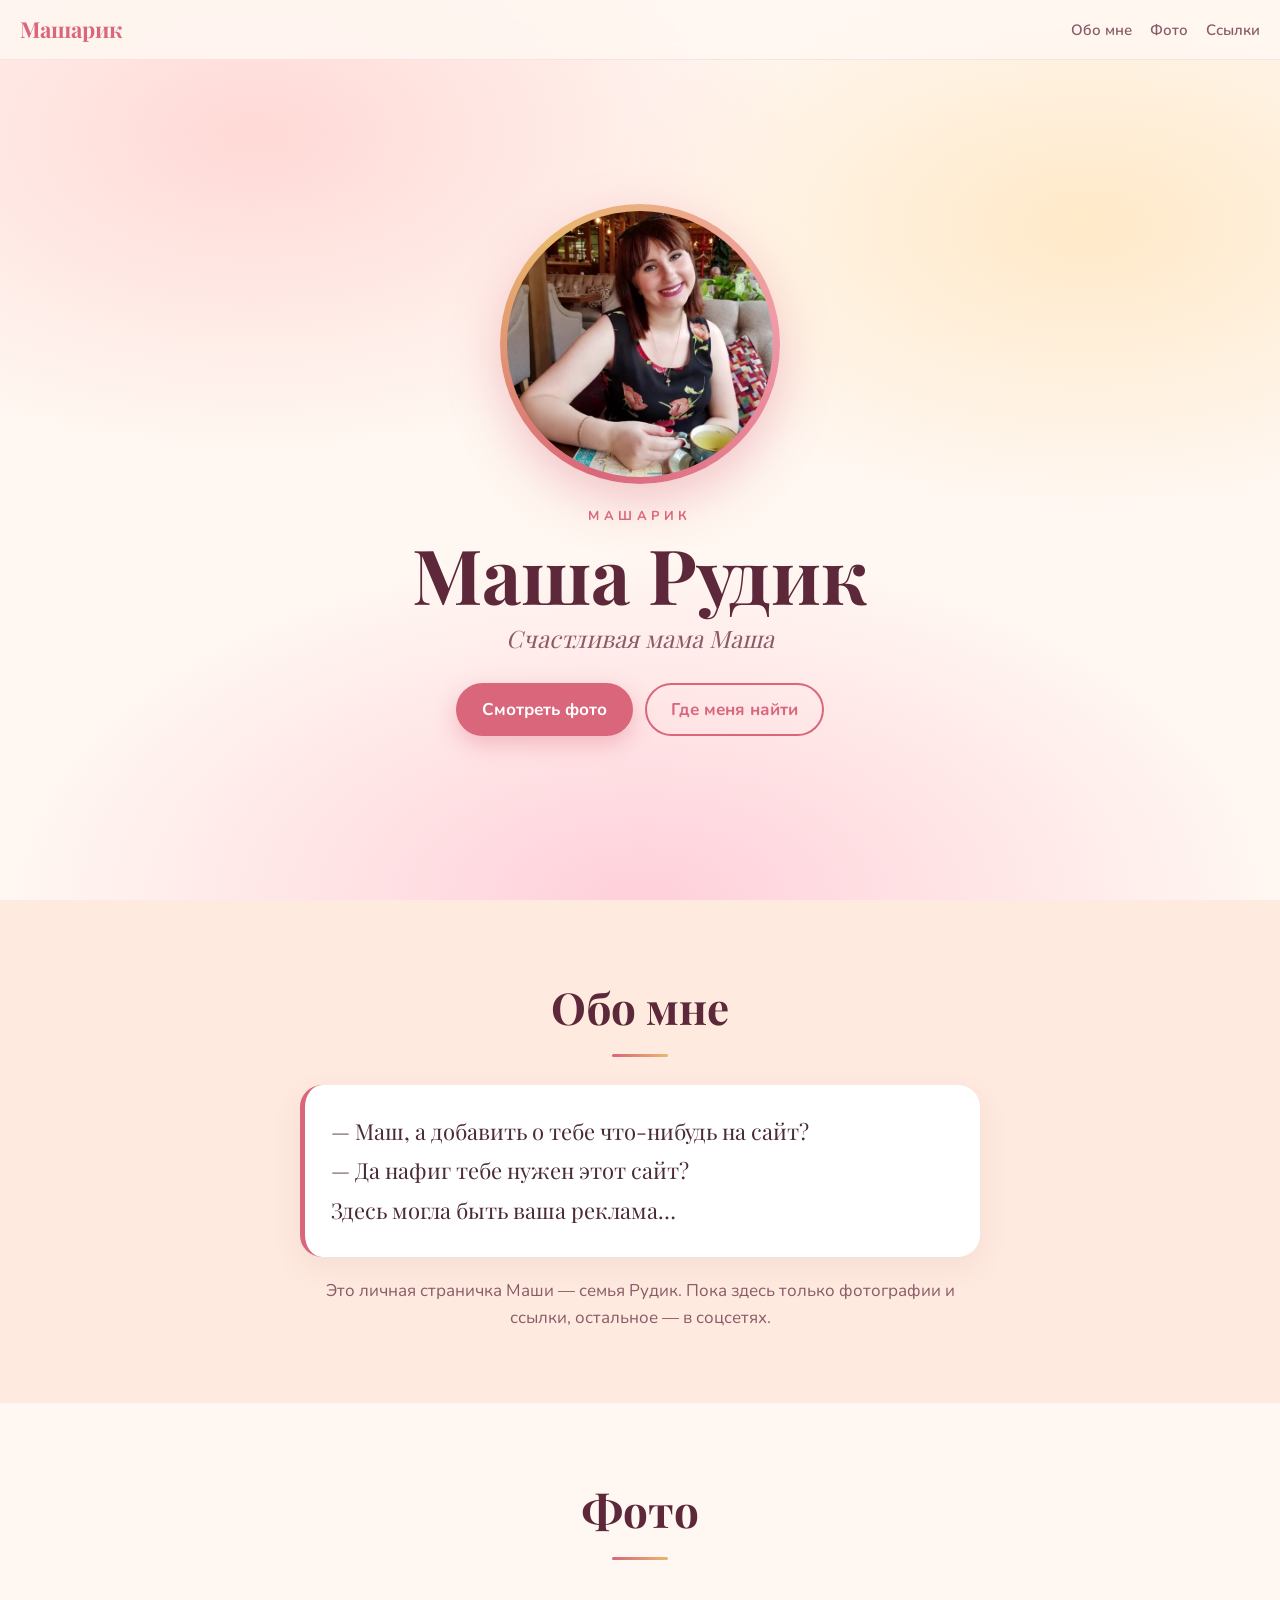
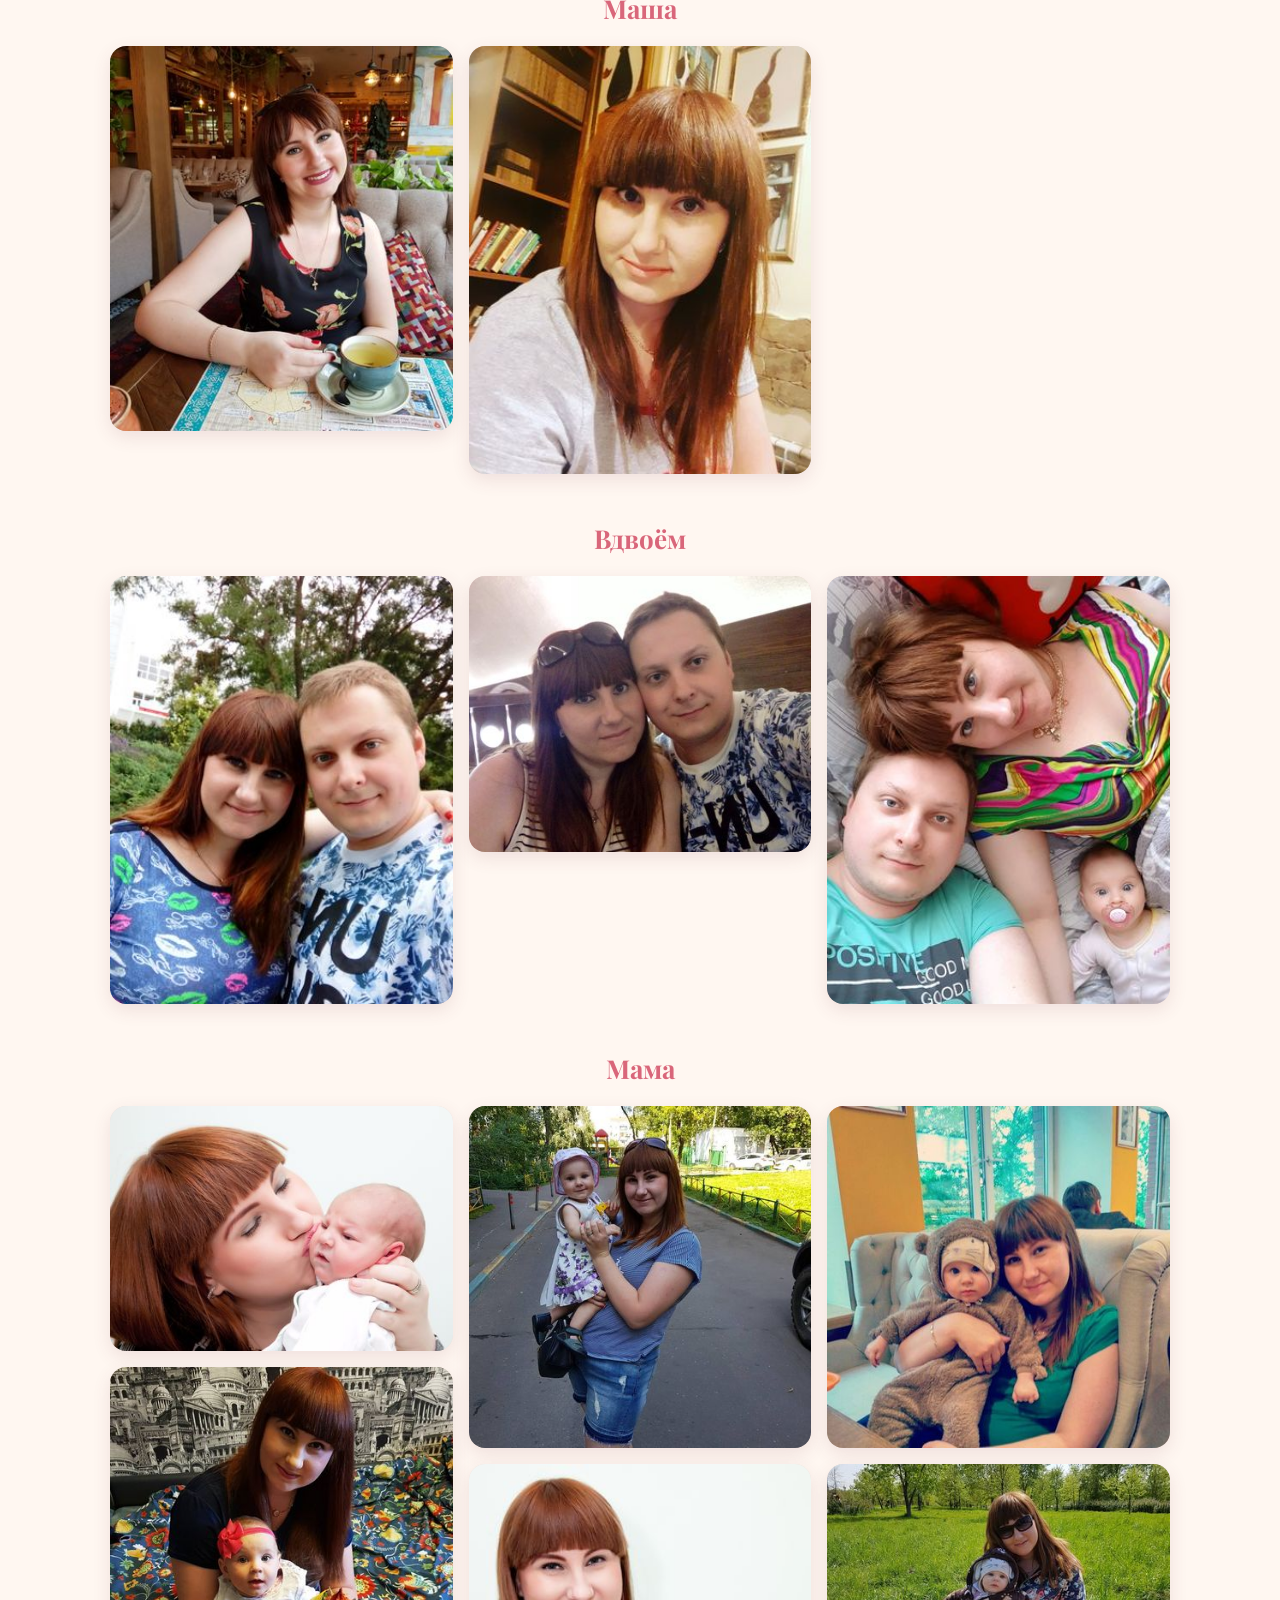
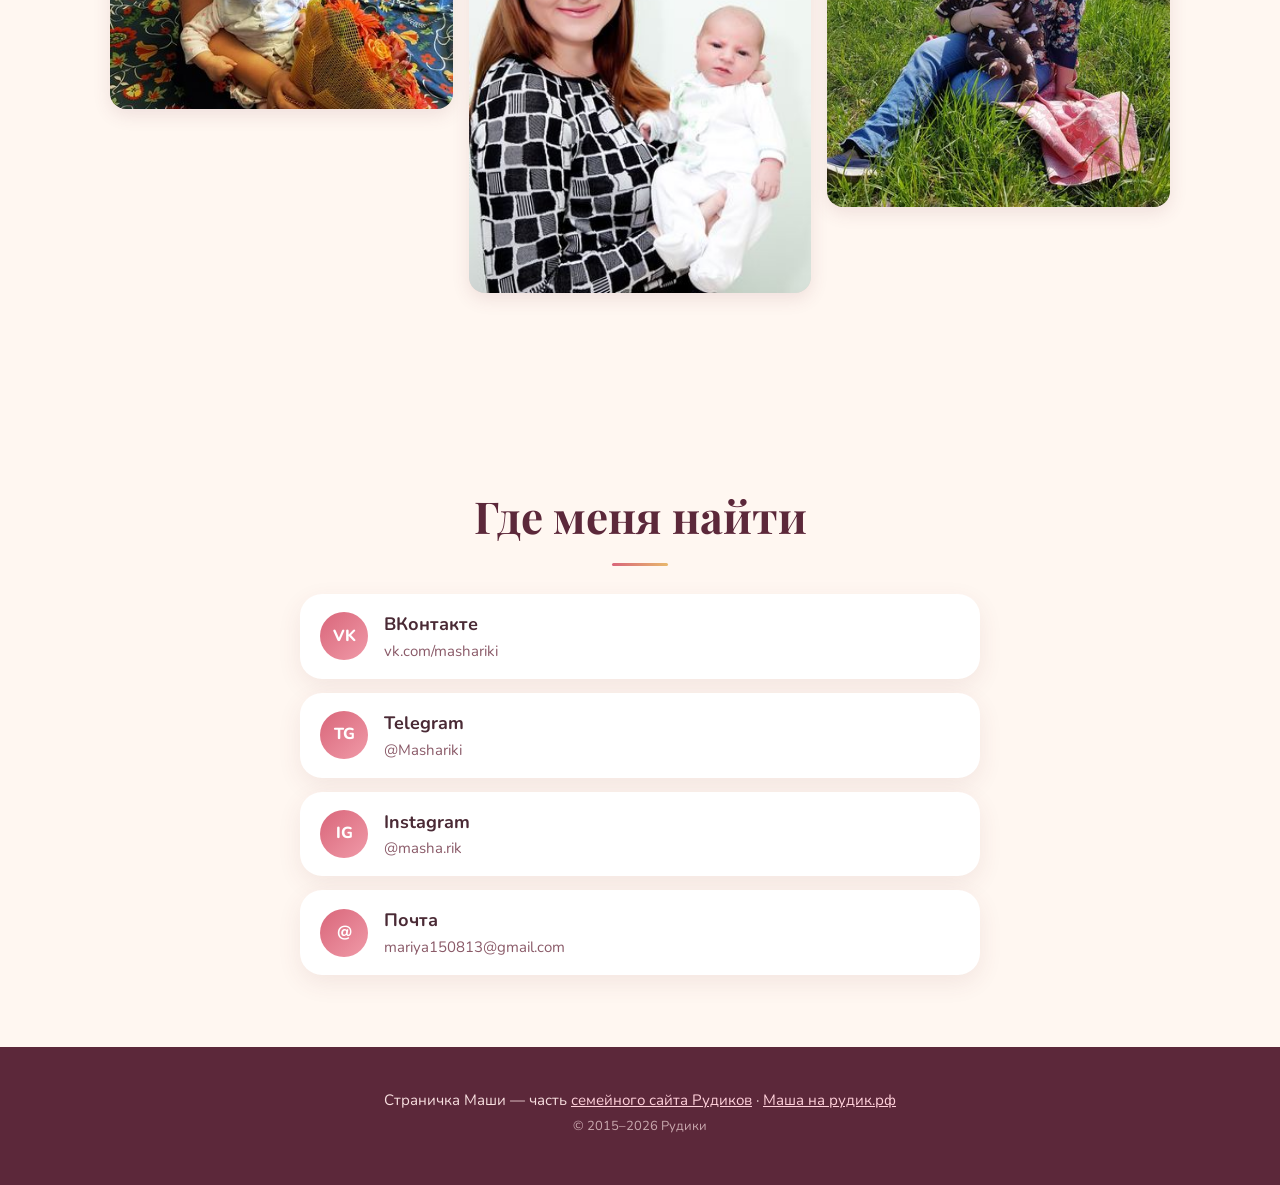
<file: index.html>
<!doctype html>
<html lang="ru">
<head>
<meta charset="utf-8">
<meta name="viewport" content="width=device-width, initial-scale=1">
<title>Маша Рудик — Машарик</title>
<meta name="description" content="Маша Рудик — Машарик. Счастливая мама Маша: фотографии и ссылки.">
<meta name="theme-color" content="#fff4ec">
<link rel="canonical" href="https://xn--80aayig0a8c.xn--p1ai/">
<meta property="og:type" content="website">
<meta property="og:locale" content="ru_RU">
<meta property="og:site_name" content="Машарик">
<meta property="og:title" content="Маша Рудик — Машарик">
<meta property="og:description" content="Счастливая мама Маша: фотографии и ссылки.">
<meta property="og:url" content="https://xn--80aayig0a8c.xn--p1ai/">
<meta property="og:image" content="https://xn--80aayig0a8c.xn--p1ai/img/og.jpg?v=2">
<meta property="og:image:type" content="image/jpeg">
<meta property="og:image:width" content="1200">
<meta property="og:image:height" content="630">
<meta property="og:image:alt" content="Маша Рудик — Машарик">
<meta name="twitter:card" content="summary_large_image">
<meta name="twitter:title" content="Маша Рудик — Машарик">
<meta name="twitter:description" content="Счастливая мама Маша: фотографии и ссылки.">
<meta name="twitter:image" content="https://xn--80aayig0a8c.xn--p1ai/img/og.jpg?v=2">
<link rel="icon" href="/favicon.ico" sizes="any">
<link rel="icon" type="image/png" sizes="192x192" href="/favicon-192.png">
<link rel="apple-touch-icon" href="/apple-touch-icon.png">
<link rel="preload" href="fonts/playfair.woff" as="font" type="font/woff" crossorigin>
<link rel="stylesheet" href="css/style.css">
</head>
<body>
<header class="top">
  <a class="brand" href="#top">Машарик</a>
  <nav><a href="#about">Обо мне</a><a href="#photos">Фото</a><a href="#links">Ссылки</a></nav>
</header>

<main id="top">
<section class="hero">
  <div class="hero-bg" aria-hidden="true"></div>
  <div class="hero-inner">
    <div class="avatar">
      <video src="video/masha-loop.mp4" poster="video/masha-loop.jpg" autoplay muted loop playsinline preload="auto" aria-label="Маша Рудик"></video>
    </div>
    <p class="kicker">Машарик</p>
    <h1>Маша Рудик</h1>
    <p class="tagline">Счастливая мама Маша</p>
    <p class="cta"><a class="btn" href="#photos">Смотреть фото</a><a class="btn ghost" href="#links">Где меня найти</a></p>
  </div>
</section>

<section id="about" class="about">
  <div class="wrap narrow">
    <h2>Обо мне</h2>
    <blockquote>
      <p>— Маш, а добавить о тебе что-нибудь на сайт?</p>
      <p>— Да нафиг тебе нужен этот сайт?</p>
      <p>Здесь могла быть ваша реклама…</p>
    </blockquote>
    <p class="note">Это личная страничка Маши — семья Рудик. Пока здесь только фотографии и ссылки, остальное — в соцсетях.</p>
  </div>
</section>

<section id="photos" class="photos">
  <div class="wrap">
    <h2>Фото</h2>
<div class="group"><h3>Маша</h3><div class="grid">
<a class="ph" href="img/photos/portrait-1.jpg" data-w="1424" data-h="1600" aria-label="Открыть фото"><img src="img/thumbs/portrait-1.jpg" alt="Маша Рудик — фото" loading="lazy" width="1424" height="1600"></a>
<a class="ph" href="img/photos/portrait-2.jpg" data-w="576" data-h="720" aria-label="Открыть фото"><img src="img/thumbs/portrait-2.jpg" alt="Маша Рудик — фото" loading="lazy" width="576" height="720"></a>
</div></div>
<div class="group"><h3>Вдвоём</h3><div class="grid">
<a class="ph" href="img/photos/together-1.jpg" data-w="1200" data-h="1500" aria-label="Открыть фото"><img src="img/thumbs/together-1.jpg" alt="Маша Рудик — фото" loading="lazy" width="1200" height="1500"></a>
<a class="ph" href="img/photos/together-2.jpg" data-w="1190" data-h="960" aria-label="Открыть фото"><img src="img/thumbs/together-2.jpg" alt="Маша Рудик — фото" loading="lazy" width="1190" height="960"></a>
<a class="ph" href="img/photos/together-3.jpg" data-w="1080" data-h="1350" aria-label="Открыть фото"><img src="img/thumbs/together-3.jpg" alt="Маша Рудик — фото" loading="lazy" width="1080" height="1350"></a>
</div></div>
<div class="group"><h3>Мама</h3><div class="grid">
<a class="ph" href="img/photos/mama-1.jpg" data-w="1600" data-h="1142" aria-label="Открыть фото"><img src="img/thumbs/mama-1.jpg" alt="Маша Рудик — фото" loading="lazy" width="1600" height="1142"></a>
<a class="ph" href="img/photos/mama-2.jpg" data-w="1080" data-h="1080" aria-label="Открыть фото"><img src="img/thumbs/mama-2.jpg" alt="Маша Рудик — фото" loading="lazy" width="1080" height="1080"></a>
<a class="ph" href="img/photos/mama-3.jpg" data-w="1080" data-h="1080" aria-label="Открыть фото"><img src="img/thumbs/mama-3.jpg" alt="Маша Рудик — фото" loading="lazy" width="1080" height="1080"></a>
<a class="ph" href="img/photos/mama-4.jpg" data-w="1280" data-h="1600" aria-label="Открыть фото"><img src="img/thumbs/mama-4.jpg" alt="Маша Рудик — фото" loading="lazy" width="1280" height="1600"></a>
<a class="ph" href="img/photos/mama-5.jpg" data-w="750" data-h="750" aria-label="Открыть фото"><img src="img/thumbs/mama-5.jpg" alt="Маша Рудик — фото" loading="lazy" width="750" height="750"></a>
<a class="ph" href="img/photos/mama-6.jpg" data-w="1600" data-h="1600" aria-label="Открыть фото"><img src="img/thumbs/mama-6.jpg" alt="Маша Рудик — фото" loading="lazy" width="1600" height="1600"></a>
</div></div>
  </div>
</section>

<section id="links" class="links">
  <div class="wrap narrow">
    <h2>Где меня найти</h2>
    <ul class="cards">
      <li><a href="https://vk.com/mashariki" target="_blank" rel="noopener"><span class="ic">VK</span><span><b>ВКонтакте</b><small>vk.com/mashariki</small></span></a></li>
      <li><a href="https://t.me/Mashariki" target="_blank" rel="noopener"><span class="ic">TG</span><span><b>Telegram</b><small>@Mashariki</small></span></a></li>
      <li><a href="https://www.instagram.com/masha.rik/" target="_blank" rel="noopener"><span class="ic">IG</span><span><b>Instagram</b><small>@masha.rik</small></span></a></li>
      <li><a href="mailto:mariya150813@gmail.com"><span class="ic">@</span><span><b>Почта</b><small>mariya150813@gmail.com</small></span></a></li>
    </ul>
  </div>
</section>
</main>

<footer>
  <p>Страничка Маши — часть <a href="https://рудик.рф/">семейного сайта Рудиков</a> · <a href="https://рудик.рф/маша">Маша на рудик.рф</a></p>
  <p class="copy">© 2015–2026 Рудики</p>
</footer>

<div class="lb" id="lb" hidden role="dialog" aria-modal="true" aria-label="Просмотр фото">
  <button class="lb-close" aria-label="Закрыть">×</button>
  <button class="lb-prev" aria-label="Назад">‹</button>
  <img alt="">
  <button class="lb-next" aria-label="Вперёд">›</button>
  <div class="lb-count"></div>
</div>
<script src="js/main.js"></script>
</body>
</html>
</file>
<file: css/style.css>
@font-face{font-family:"Playfair";src:url(../fonts/playfair.woff) format("woff");font-weight:400 900;font-display:swap}
@font-face{font-family:"Nunito";src:url(../fonts/nunito.woff) format("woff");font-weight:200 1000;font-display:swap}
:root{--bg:#fff7f1;--bg2:#ffeadf;--ink:#4a2a35;--soft:#8a5a68;--rose:#d9667a;--rose2:#f09aa8;--gold:#e8b86d;--card:#fff;--r:22px}
*{box-sizing:border-box}
html{scroll-behavior:smooth;scroll-padding-top:64px}
body{margin:0;background:var(--bg);color:var(--ink);font-family:"Nunito",system-ui,-apple-system,"Segoe UI",Roboto,sans-serif;font-size:17px;line-height:1.6;-webkit-font-smoothing:antialiased}
h1,h2,h3,.brand{font-family:"Playfair",Georgia,"Times New Roman",serif;font-weight:700;margin:0}
a{color:inherit}
.wrap{max-width:1100px;margin:0 auto;padding:0 20px}
.wrap.narrow{max-width:720px}
.top{position:fixed;top:0;left:0;right:0;z-index:20;display:flex;justify-content:space-between;align-items:center;padding:12px 20px;background:rgba(255,247,241,.86);backdrop-filter:blur(10px);-webkit-backdrop-filter:blur(10px);border-bottom:1px solid rgba(217,102,122,.15)}
.brand{font-size:22px;text-decoration:none;color:var(--rose)}
.top nav a{margin-left:18px;text-decoration:none;font-weight:600;font-size:15px;color:var(--soft)}
.top nav a:hover{color:var(--rose)}
.hero{position:relative;min-height:100vh;min-height:100svh;display:flex;align-items:center;justify-content:center;text-align:center;padding:90px 20px 50px;overflow:hidden}
.hero-bg{position:absolute;inset:0;background:radial-gradient(60% 50% at 20% 15%,#ffd9d6 0,transparent 70%),radial-gradient(55% 45% at 85% 25%,#ffe9c8 0,transparent 70%),radial-gradient(70% 55% at 50% 100%,#ffd0da 0,transparent 70%),var(--bg)}
.hero-inner{position:relative;z-index:1}
.avatar{width:min(62vw,280px);aspect-ratio:1;margin:0 auto 22px;border-radius:50%;padding:7px;background:conic-gradient(from 200deg,var(--rose),var(--gold),var(--rose2),var(--rose));box-shadow:0 18px 50px rgba(217,102,122,.35)}
.avatar video{width:100%;height:100%;border-radius:50%;object-fit:cover;display:block;background:#f6d9d2}
.kicker{margin:0;letter-spacing:.35em;text-transform:uppercase;font-size:13px;font-weight:700;color:var(--rose)}
h1{font-size:clamp(40px,9vw,76px);line-height:1.08;margin:6px 0 4px;color:#5c283a}
.tagline{font-size:clamp(18px,3.4vw,24px);color:var(--soft);margin:0 0 26px;font-style:italic;font-family:"Playfair",Georgia,serif}
.cta{display:flex;gap:12px;justify-content:center;flex-wrap:wrap;margin:0}
.btn{display:inline-block;padding:13px 26px;border-radius:99px;background:var(--rose);color:#fff;text-decoration:none;font-weight:700;box-shadow:0 8px 22px rgba(217,102,122,.35);transition:transform .2s,box-shadow .2s}
.btn:hover{transform:translateY(-2px);box-shadow:0 12px 26px rgba(217,102,122,.45)}
.btn.ghost{background:transparent;color:var(--rose);box-shadow:inset 0 0 0 2px var(--rose)}
section{padding:72px 0}
h2{font-size:clamp(30px,6vw,44px);text-align:center;margin-bottom:28px;color:#5c283a}
h2::after{content:"";display:block;width:56px;height:3px;border-radius:3px;margin:12px auto 0;background:linear-gradient(90deg,var(--rose),var(--gold))}
.about{background:var(--bg2)}
blockquote{margin:0 0 20px;padding:24px 26px;background:var(--card);border-radius:var(--r);border-left:5px solid var(--rose);box-shadow:0 10px 30px rgba(120,60,70,.08);font-family:"Playfair",Georgia,serif;font-size:clamp(18px,3.6vw,22px)}
blockquote p{margin:.2em 0}
.note{text-align:center;color:var(--soft);margin:0}
.group{margin-bottom:44px}
.group h3{font-size:26px;color:var(--rose);margin-bottom:16px;text-align:center}
.grid{columns:2 160px;column-gap:12px}
.ph{display:block;margin:0 0 12px;break-inside:avoid;border-radius:16px;overflow:hidden;background:#f3ddd6;box-shadow:0 6px 18px rgba(120,60,70,.12);transition:transform .25s,box-shadow .25s}
.ph:hover{transform:translateY(-3px) scale(1.01);box-shadow:0 12px 26px rgba(120,60,70,.2)}
.ph img{display:block;width:100%;height:auto}
@media(min-width:760px){.grid{columns:3 220px;column-gap:16px}.ph{margin-bottom:16px}}
.cards{list-style:none;margin:0;padding:0;display:grid;gap:14px}
.cards a{display:flex;align-items:center;gap:16px;padding:16px 20px;background:var(--card);border-radius:var(--r);text-decoration:none;box-shadow:0 8px 24px rgba(120,60,70,.09);transition:transform .2s,box-shadow .2s;overflow:hidden}
.cards a:hover{transform:translateY(-2px);box-shadow:0 12px 30px rgba(120,60,70,.16)}
.cards .ic{flex:none;width:48px;height:48px;border-radius:50%;display:grid;place-items:center;background:linear-gradient(135deg,var(--rose),var(--rose2));color:#fff;font-weight:800;font-size:16px}
.cards span:last-child{display:flex;flex-direction:column;min-width:0}
.cards b{font-size:18px}
.cards small{color:var(--soft);font-size:15px;overflow-wrap:anywhere}
footer{padding:36px 20px 44px;text-align:center;background:#5c283a;color:#f8dfe0;font-size:15px}
footer p{margin:.3em 0}
footer a{color:#ffd0da}
.copy{opacity:.7;font-size:13px}
.lb{position:fixed;inset:0;z-index:100;background:rgba(40,16,24,.94);display:flex;align-items:center;justify-content:center;touch-action:pan-y}
.lb[hidden]{display:none}
.lb img{max-width:94vw;max-height:88vh;object-fit:contain;border-radius:10px;box-shadow:0 20px 60px rgba(0,0,0,.5)}
.lb button{position:absolute;border:0;background:rgba(255,255,255,.14);color:#fff;cursor:pointer;border-radius:50%;width:48px;height:48px;font-size:30px;line-height:1;display:grid;place-items:center}
.lb button:hover{background:rgba(255,255,255,.28)}
.lb-close{top:14px;right:14px}.lb-prev{left:10px;top:50%;transform:translateY(-50%)}.lb-next{right:10px;top:50%;transform:translateY(-50%)}
.lb-count{position:absolute;bottom:14px;left:0;right:0;text-align:center;color:#f3d0d6;font-size:14px}
@media(max-width:560px){.top nav a{margin-left:12px;font-size:14px}.lb-prev,.lb-next{top:auto;bottom:14px;transform:none}.lb-prev{left:16px}.lb-next{right:16px}section{padding:56px 0}}
@media(prefers-reduced-motion:reduce){html{scroll-behavior:auto}*{transition:none!important}}
</file>
